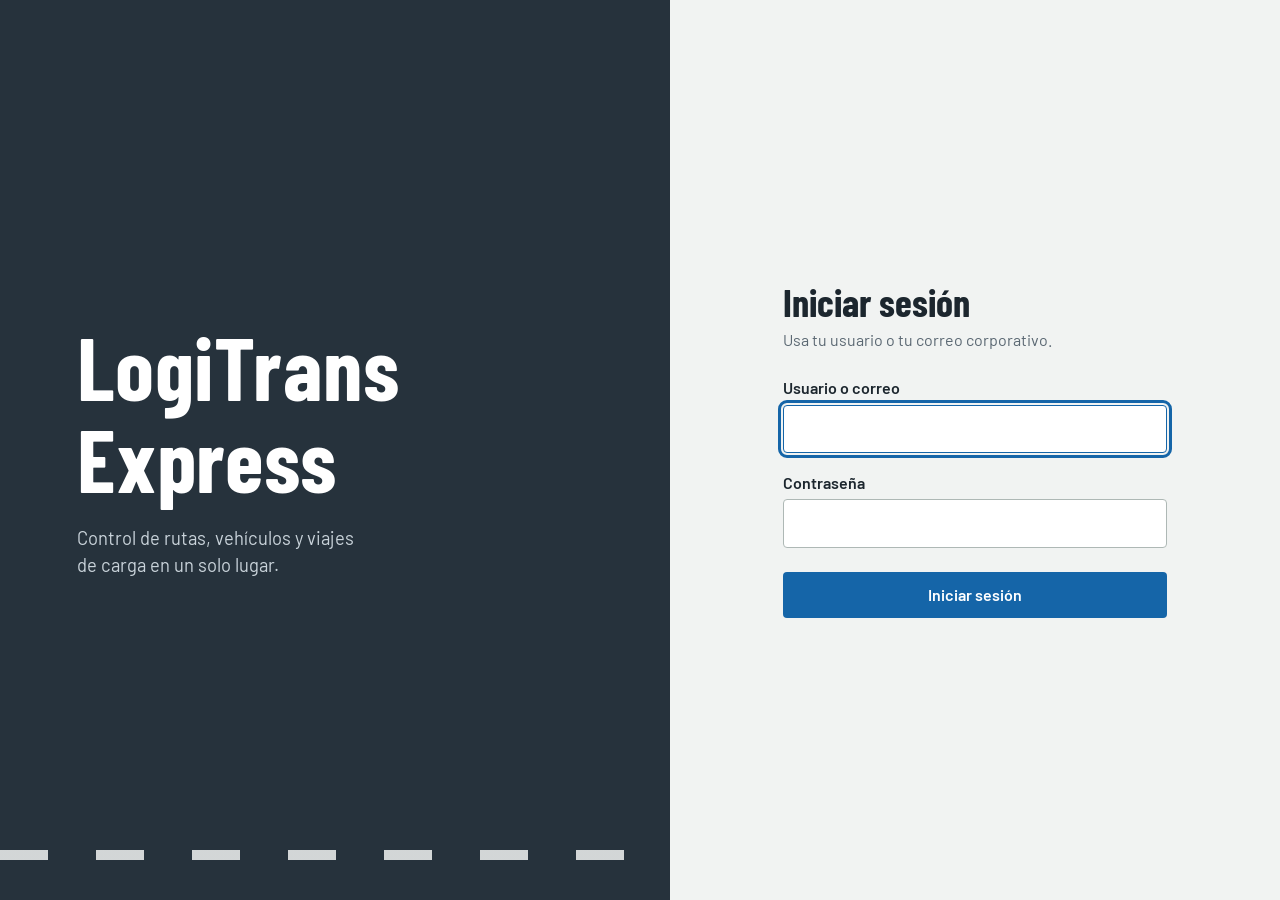
<file: index.html>
<!DOCTYPE html>
<html lang="es">
<head>
    <meta charset="UTF-8">
    <meta name="viewport" content="width=device-width, initial-scale=1">
    <title>Iniciar sesión · LogiTrans Express</title>
    <link rel="preconnect" href="https://fonts.googleapis.com">
    <link rel="preconnect" href="https://fonts.gstatic.com" crossorigin>
    <link href="https://fonts.googleapis.com/css2?family=Barlow+Condensed:wght@600;700&family=Barlow:wght@400;500;600&display=swap" rel="stylesheet">
    <link rel="stylesheet" href="css/styles.css">
</head>
<body class="pagina-login">
    <main class="login">
        <section class="login__marca" aria-label="LogiTrans Express">
            <h1 class="marca__nombre">LogiTrans<br>Express</h1>
            <p class="marca__lema">Control de rutas, vehículos y viajes de carga en un solo lugar.</p>
            <div class="carretera" aria-hidden="true"><span></span></div>
        </section>

        <section class="login__panel">
            <form id="form-login" class="formulario" novalidate>
                <h2>Iniciar sesión</h2>
                <p class="formulario__ayuda">Usa tu usuario o tu correo corporativo.</p>

                <div id="aviso" class="aviso" role="alert" aria-live="polite" hidden></div>

                <label for="usuario">Usuario o correo</label>
                <input type="text" id="usuario" name="usuario" autocomplete="username" autofocus>

                <label for="contrasena">Contraseña</label>
                <input type="password" id="contrasena" name="contrasena" autocomplete="current-password">

                <button type="submit" id="btn-ingresar" class="boton">Iniciar sesión</button>
            </form>
        </section>
    </main>

    <script type="module" src="js/controllers/LoginController.js"></script>
</body>
</html>
</file>
<file: css/styles.css>
:root {
    --asfalto: #26323c;
    --asfalto-claro: #3a4a57;
    --papel: #f1f3f2;
    --blanco: #ffffff;
    --senal: #1565a8;
    --senal-oscuro: #0f4c80;
    --verde: #1e7b4f;
    --ambar: #b97a00;
    --rojo: #b3392f;
    --linea: #d5dbd9;
    --texto: #1c262e;
    --texto-suave: #5a6772;
    --fuente-titulos: 'Barlow Condensed', 'Arial Narrow', sans-serif;
    --fuente-texto: 'Barlow', system-ui, -apple-system, 'Segoe UI', sans-serif;
}

*, *::before, *::after { box-sizing: border-box; }

body {
    margin: 0;
    font-family: var(--fuente-texto);
    font-size: 1rem;
    line-height: 1.5;
    color: var(--texto);
    background: var(--papel);
}

h1, h2 { font-family: var(--fuente-titulos); line-height: 1.05; margin: 0; }

:focus-visible { outline: 3px solid var(--senal); outline-offset: 2px; }

/* ---------- Botones ---------- */
.boton {
    font: inherit;
    font-weight: 600;
    padding: .7rem 1.2rem;
    color: var(--blanco);
    background: var(--senal);
    border: 0;
    border-radius: 4px;
    cursor: pointer;
}
.boton:hover { background: var(--senal-oscuro); }
.boton:disabled { opacity: .6; cursor: wait; }
.boton--secundario {
    color: var(--texto);
    background: transparent;
    border: 1px solid var(--linea);
    padding: .45rem .9rem;
}
.boton--secundario:hover { background: var(--papel); }

/* ---------- Login ---------- */
.login { min-height: 100vh; display: grid; grid-template-columns: 1.1fr 1fr; }

.login__marca {
    position: relative;
    display: flex;
    flex-direction: column;
    justify-content: center;
    gap: 1.25rem;
    padding: 3rem clamp(1.5rem, 6vw, 5rem);
    color: var(--blanco);
    background: var(--asfalto);
    overflow: hidden;
}
.marca__nombre { font-size: clamp(3rem, 7vw, 5.5rem); font-weight: 700; letter-spacing: .01em; }
.marca__lema { max-width: 28ch; margin: 0; font-size: 1.15rem; color: #c9d3da; }

/* Línea central de carretera */
.carretera {
    position: absolute;
    left: 0; right: 0; bottom: 2.5rem;
    height: 10px;
}
.carretera span {
    display: block;
    height: 100%;
    background: repeating-linear-gradient(90deg, #f1f3f2 0 48px, transparent 48px 96px);
    opacity: .85;
}

.login__panel { display: flex; align-items: center; justify-content: center; padding: 2rem; }

.formulario { width: min(100%, 24rem); display: flex; flex-direction: column; }
.formulario h2 { font-size: 2.4rem; font-weight: 700; }
.formulario__ayuda { margin: .35rem 0 1.5rem; color: var(--texto-suave); }
.formulario label { margin-bottom: .3rem; font-weight: 600; }
.formulario input {
    font: inherit;
    padding: .7rem .8rem;
    margin-bottom: 1.1rem;
    background: var(--blanco);
    border: 1px solid #aeb8b5;
    border-radius: 4px;
}
.formulario input:focus { border-color: var(--senal); }
.formulario .boton { margin-top: .4rem; }

.aviso { margin-bottom: 1.1rem; padding: .7rem .9rem; border-radius: 4px; border-left: 4px solid; }
.aviso--error { color: #7d1f17; background: #f8e3e0; border-color: var(--rojo); }
.aviso--exito { color: #135236; background: #dff1e8; border-color: var(--verde); }

/* ---------- Panel ---------- */
.barra {
    display: flex;
    align-items: center;
    gap: 2rem;
    padding: .8rem clamp(1rem, 4vw, 2.5rem);
    color: var(--blanco);
    background: var(--asfalto);
}
.barra__marca { font-family: var(--fuente-titulos); font-size: 1.6rem; font-weight: 700; }
.barra__nav { display: flex; gap: 1.25rem; flex: 1; }
.barra__nav a { color: #c9d3da; text-decoration: none; padding: .3rem 0; border-bottom: 2px solid transparent; }
.barra__nav a[aria-current="page"] { color: var(--blanco); border-color: var(--blanco); }
.barra__nav a[aria-disabled="true"] { opacity: .5; cursor: not-allowed; }
.barra__usuario { display: flex; align-items: center; gap: 1rem; }
.barra__usuario small { color: #c9d3da; }
.barra .boton--secundario { color: var(--blanco); border-color: var(--asfalto-claro); }
.barra .boton--secundario:hover { background: var(--asfalto-claro); }

.contenido { max-width: 46rem; margin: 0 auto; padding: 2.5rem 1.25rem; }
.contenido h1 { font-size: 2.8rem; font-weight: 700; }
.contenido__intro { margin: .3rem 0 1.75rem; color: var(--texto-suave); }

body.cargando .contenido { visibility: hidden; }

.servicios { list-style: none; margin: 0; padding: 0; border-top: 1px solid var(--linea); }
.servicio {
    display: flex;
    align-items: center;
    gap: 1rem;
    padding: .9rem .25rem;
    border-bottom: 1px solid var(--linea);
}
.servicio__texto { display: flex; flex-direction: column; flex: 1; }
.servicio__texto small { color: var(--texto-suave); }
.servicio__punto { width: .8rem; height: .8rem; border-radius: 50%; background: #9aa6ad; }
.servicio__estado { font-weight: 600; }
.servicio--ok .servicio__punto { background: var(--verde); }
.servicio--ok .servicio__estado { color: var(--verde); }
.servicio--alerta .servicio__punto { background: var(--ambar); }
.servicio--alerta .servicio__estado { color: var(--ambar); }
.servicio--caido .servicio__punto { background: var(--rojo); }
.servicio--caido .servicio__estado { color: var(--rojo); }

/* ---------- Responsive ---------- */
@media (max-width: 780px) {
    .login { grid-template-columns: 1fr; }
    .login__marca { padding: 2.5rem 1.5rem 4.5rem; }
    .marca__nombre { font-size: 3rem; }
    .barra { flex-wrap: wrap; gap: .75rem 1.5rem; }
    .barra__nav { order: 3; flex-basis: 100%; overflow-x: auto; }
}

@media (prefers-reduced-motion: reduce) {
    * { transition: none !important; animation: none !important; }
}

/* ---------- Módulos: encabezado, filtros, tabla ---------- */
.contenido--ancho { max-width: 76rem; }

.encabezado-modulo {
    display: flex;
    align-items: flex-end;
    justify-content: space-between;
    gap: 1rem;
    flex-wrap: wrap;
    margin-bottom: 1.25rem;
}
.encabezado-modulo .contenido__intro { margin-bottom: 0; }

.filtros {
    display: flex;
    flex-wrap: wrap;
    align-items: flex-end;
    gap: 1rem;
    padding: 1rem;
    margin-bottom: 1.25rem;
    background: var(--blanco);
    border: 1px solid var(--linea);
    border-radius: 4px;
}
.filtros label, .rejilla label { display: block; margin-bottom: .25rem; font-weight: 600; font-size: .9rem; }
.filtros input, .filtros select,
.rejilla input, .rejilla select {
    font: inherit;
    width: 100%;
    padding: .55rem .65rem;
    background: var(--blanco);
    border: 1px solid #aeb8b5;
    border-radius: 4px;
}
.filtros__botones { display: flex; gap: .5rem; }

.tabla-contenedor { overflow-x: auto; background: var(--blanco); border: 1px solid var(--linea); border-radius: 4px; }
.tabla { width: 100%; border-collapse: collapse; font-size: .95rem; }
.tabla th {
    text-align: left;
    padding: .7rem .8rem;
    font-size: .8rem;
    letter-spacing: .04em;
    text-transform: uppercase;
    color: var(--texto-suave);
    border-bottom: 2px solid var(--linea);
}
.tabla td { padding: .7rem .8rem; border-bottom: 1px solid var(--linea); vertical-align: middle; }
.tabla tbody tr:last-child td { border-bottom: 0; }
.tabla .acciones { display: flex; flex-wrap: wrap; align-items: center; gap: .4rem; }
.tabla select { font: inherit; font-size: .85rem; padding: .3rem .4rem; border: 1px solid #aeb8b5; border-radius: 4px; background: var(--blanco); }
.sin-resultados { margin: 0; padding: 2rem 1rem; text-align: center; color: var(--texto-suave); }

.boton--chico { padding: .3rem .65rem; font-size: .85rem; }
.boton--peligro { color: var(--rojo); background: transparent; border: 1px solid var(--rojo); }
.boton--peligro:hover { color: var(--blanco); background: var(--rojo); }

/* ---------- Badges de estado (se reutilizan en todos los módulos) ---------- */
.badge {
    display: inline-block;
    padding: .15rem .6rem;
    font-size: .8rem;
    font-weight: 600;
    border-radius: 999px;
    background: #e4e8e7;
    color: var(--texto);
}
.badge--disponible, .badge--finalizado { background: #dff1e8; color: #135236; }
.badge--en_ruta, .badge--en_transito   { background: #dce9f5; color: #0f4c80; }
.badge--programado                      { background: #e8e4f3; color: #46327d; }
.badge--retrasado, .badge--mantenimiento { background: #f8ebcf; color: #7a5200; }
.badge--inactivo, .badge--cancelado     { background: #e4e8e7; color: #4a5560; }

.etiqueta-alerta { padding: .1rem .45rem; font-size: .75rem; font-weight: 600; color: #7d1f17; background: #f8e3e0; border-radius: 4px; }

/* ---------- Diálogo / formulario modal ---------- */
.dialogo { width: min(100% - 2rem, 40rem); padding: 0; border: 0; border-radius: 6px; box-shadow: 0 10px 40px rgba(0, 0, 0, .3); }
.dialogo::backdrop { background: rgba(38, 50, 60, .55); }
.formulario--dialogo { width: 100%; padding: 1.5rem; }
.formulario--dialogo h2 { margin-bottom: 1rem; }
.rejilla { display: grid; grid-template-columns: 1fr 1fr; gap: .9rem 1rem; }
.rejilla__ancho { grid-column: 1 / -1; }
.campo-error { display: block; min-height: 1.1rem; margin-top: .15rem; font-size: .8rem; color: var(--rojo); }
.dialogo__botones { display: flex; justify-content: flex-end; gap: .6rem; margin-top: 1rem; }

@media (max-width: 560px) {
    .rejilla { grid-template-columns: 1fr; }
}

/* ---------- Vehículos ---------- */
.mayusculas { text-transform: uppercase; }
.tabla td.placa { font-family: var(--fuente-titulos); font-size: 1.15rem; font-weight: 700; letter-spacing: .06em; }

/* ---------- Rutas ---------- */
.rejilla textarea {
    font: inherit;
    width: 100%;
    padding: .55rem .65rem;
    resize: vertical;
    background: var(--blanco);
    border: 1px solid #aeb8b5;
    border-radius: 4px;
}
.tabla td.ruta-nombre { font-weight: 600; white-space: nowrap; }
.tabla td.observaciones { max-width: 22rem; color: var(--texto-suave); }
</file>
